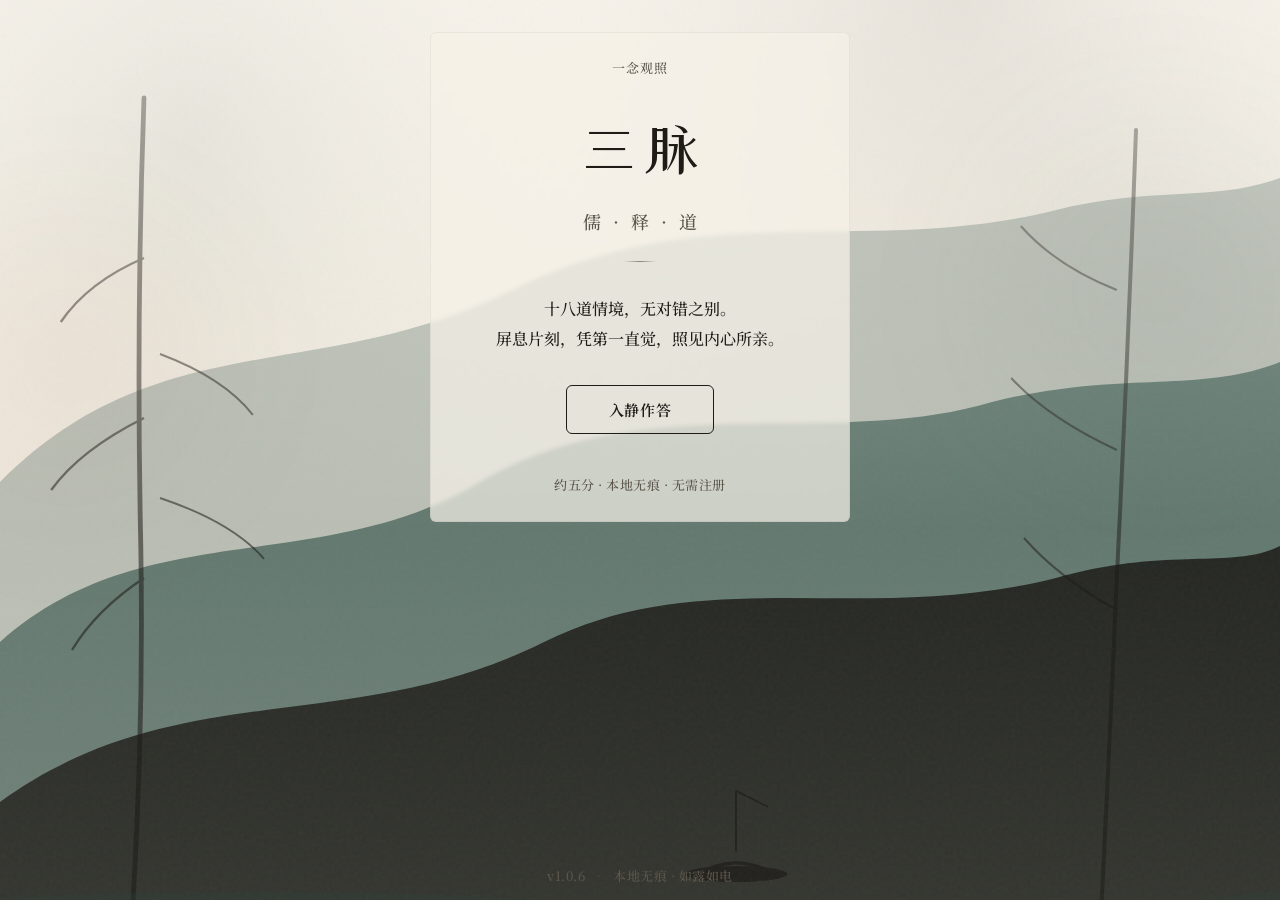
<file: index.html>
<!DOCTYPE html>
<html lang="zh-CN">
<head>
  <meta charset="UTF-8">
  <meta name="viewport" content="width=device-width, initial-scale=1.0, viewport-fit=cover">
  <meta name="description" content="十八道情境题，凭直觉探索你内心更亲近儒、释、道哪一脉。纯前端、隐私安全、支持手机访问。">
  <meta name="theme-color" content="#f6f1e8">
  <meta name="robots" content="index, follow">
  <meta property="og:type" content="website">
  <meta property="og:title" content="三脉 · 儒释道倾向测评">
  <meta property="og:description" content="十八道情境题，凭直觉探索你内心更亲近儒、释、道哪一脉。">
  <meta property="og:locale" content="zh_CN">
  <meta name="twitter:card" content="summary">
  <meta name="twitter:title" content="三脉 · 儒释道倾向测评">
  <meta name="twitter:description" content="十八道情境题，凭直觉探索你内心更亲近儒、释、道哪一脉。">
  <title>三脉 · 儒释道倾向</title>
  <link rel="icon" href="assets/favicon.svg" type="image/svg+xml">
  <link rel="apple-touch-icon" href="assets/icon-192.png">
  <link rel="manifest" href="manifest.webmanifest">
  <link rel="preconnect" href="https://fonts.googleapis.com">
  <link rel="preconnect" href="https://fonts.gstatic.com" crossorigin>
  <link href="https://fonts.googleapis.com/css2?family=Noto+Serif+SC:wght@500;600;700&family=ZCOOL+XiaoWei&display=swap" rel="stylesheet">
  <link rel="stylesheet" href="styles.css?v=1.0.6">
  <script type="application/ld+json">
  {
    "@context": "https://schema.org",
    "@type": "WebApplication",
    "name": "三脉 · 儒释道倾向测评",
    "description": "十八道情境题，凭直觉探索你内心更亲近儒、释、道哪一脉",
    "applicationCategory": "LifestyleApplication",
    "operatingSystem": "Any",
    "offers": { "@type": "Offer", "price": "0", "priceCurrency": "CNY" }
  }
  </script>
</head>
<body>
  <a class="skip-link" href="#app">跳到主要内容</a>

  <!-- 水墨山水背景（内联 SVG，避免加载失败） -->
  <div class="zen-bg" aria-hidden="true">
    <svg class="zen-bg__landscape" xmlns="http://www.w3.org/2000/svg" viewBox="0 0 800 1000" preserveAspectRatio="xMidYMid slice">
      <defs>
        <linearGradient id="mf" x1="0" y1="0" x2="0" y2="1">
          <stop offset="0%" stop-color="#6b7f78" stop-opacity="0.5"/>
          <stop offset="100%" stop-color="#8a9a94" stop-opacity="0.3"/>
        </linearGradient>
        <linearGradient id="mm" x1="0" y1="0" x2="0" y2="1">
          <stop offset="0%" stop-color="#3d5c52" stop-opacity="0.75"/>
          <stop offset="100%" stop-color="#4a5f58" stop-opacity="0.55"/>
        </linearGradient>
        <linearGradient id="mn" x1="0" y1="0" x2="0" y2="1">
          <stop offset="0%" stop-color="#1a1814" stop-opacity="0.85"/>
          <stop offset="100%" stop-color="#2a2620" stop-opacity="0.7"/>
        </linearGradient>
        <linearGradient id="sky-fade" x1="0" y1="0" x2="0" y2="1">
          <stop offset="0%" stop-color="#f6f1e8" stop-opacity="0.75"/>
          <stop offset="35%" stop-color="#f6f1e8" stop-opacity="0.25"/>
          <stop offset="55%" stop-color="#f6f1e8" stop-opacity="0"/>
        </linearGradient>
        <radialGradient id="ink1" cx="75%" cy="20%" r="40%">
          <stop offset="0%" stop-color="#2a2620" stop-opacity="0.15"/>
          <stop offset="100%" stop-color="#f6f1e8" stop-opacity="0"/>
        </radialGradient>
        <radialGradient id="ink2" cx="15%" cy="30%" r="35%">
          <stop offset="0%" stop-color="#3d5c52" stop-opacity="0.12"/>
          <stop offset="100%" stop-color="#f6f1e8" stop-opacity="0"/>
        </radialGradient>
      </defs>
      <rect width="800" height="1000" fill="url(#ink1)"/>
      <rect width="800" height="1000" fill="url(#ink2)"/>
      <path d="M0,520 C100,420 200,460 320,400 C440,340 540,380 660,350 C720,335 760,345 800,330 L800,1000 L0,1000 Z" fill="url(#mf)"/>
      <path d="M0,620 C90,540 200,580 300,520 C400,460 520,500 620,470 C700,450 750,465 800,445 L800,1000 L0,1000 Z" fill="url(#mm)"/>
      <path d="M0,720 C110,640 220,680 340,620 C440,570 540,610 660,580 C730,560 770,575 800,560 L800,1000 L0,1000 Z" fill="url(#mn)"/>
      <g opacity="0.55">
        <path d="M90,280 Q85,420 88,560 Q90,680 82,800" stroke="#1a1814" stroke-width="3" fill="none" stroke-linecap="round"/>
        <path d="M90,380 Q55,395 38,420 M90,480 Q50,500 32,525 M90,580 Q60,600 45,625" stroke="#1a1814" stroke-width="1.5" fill="none"/>
        <path d="M100,440 Q140,455 158,478 M100,530 Q145,545 165,568" stroke="#1a1814" stroke-width="1.2" fill="none"/>
      </g>
      <g opacity="0.5">
        <path d="M710,300 Q705,440 698,580 Q692,720 685,850" stroke="#1a1814" stroke-width="2.5" fill="none" stroke-linecap="round"/>
        <path d="M698,400 Q660,385 638,360 M698,500 Q655,480 632,455 M698,600 Q662,580 640,555" stroke="#1a1814" stroke-width="1.3" fill="none"/>
      </g>
      <path d="M0,780 Q200,770 400,785 T800,775 L800,1000 L0,1000 Z" fill="#2a4038" opacity="0.25"/>
      <g transform="translate(460, 755)" opacity="0.65">
        <ellipse cx="0" cy="10" rx="32" ry="5" fill="#1a1814"/>
        <path d="M-24,10 Q0,-4 24,10" stroke="#1a1814" stroke-width="2" fill="none"/>
        <line x1="0" y1="-4" x2="0" y2="-42" stroke="#1a1814" stroke-width="1.2"/>
        <path d="M0,-42 L20,-32" stroke="#1a1814" stroke-width="1" fill="none"/>
      </g>
      <rect width="800" height="1000" fill="url(#sky-fade)"/>
    </svg>
    <div class="zen-bg__wash zen-bg__wash--1"></div>
    <div class="zen-bg__wash zen-bg__wash--2"></div>
  </div>
  <div class="grain" aria-hidden="true"></div>

  <main id="app" class="app">
    <!-- 欢迎页 -->
    <section id="screen-welcome" class="screen screen--active" data-screen="welcome">
      <div class="screen__inner">
        <p class="eyebrow">一念观照</p>
        <h1 class="title">三脉</h1>
        <p class="subtitle">儒 · 释 · 道</p>
        <p class="zen-divider" aria-hidden="true"></p>
        <p class="lead">
          十八道情境，无对错之别。<br>
          屏息片刻，凭第一直觉，照见内心所亲。
        </p>
        <button type="button" class="btn btn--primary" id="btn-start">入静作答</button>
        <p class="footnote">约五分 · 本地无痕 · 无需注册</p>
      </div>
    </section>

    <!-- 引导页 -->
    <section id="screen-intro" class="screen" data-screen="intro" hidden>
      <div class="screen__inner intro-body">
        <p class="eyebrow">静心一刻</p>
        <h2 class="intro-title">作答须知</h2>
        <ul class="intro-list">
          <li>勿多思量——取<strong>第一念</strong>，非「应当」之答</li>
          <li>本无标准，所示者乃<strong>当下倾向</strong>，非定论</li>
          <li>一切在本地演算，<strong>不留痕迹</strong></li>
        </ul>

        <div class="triad-brief" aria-label="三脉简介">
          <article class="triad-card" data-tradition="ru">
            <h3>儒</h3>
            <p>仁义礼智 · 担纲立序 · 入世担当</p>
          </article>
          <article class="triad-card" data-tradition="shi">
            <h3>释</h3>
            <p>观照离苦 · 慈悲为本 · 向内觉悟</p>
          </article>
          <article class="triad-card" data-tradition="dao">
            <h3>道</h3>
            <p>道法自然 · 守真任运 · 顺势而为</p>
          </article>
        </div>

        <button type="button" class="btn btn--primary" id="btn-intro-next">心静方始</button>
      </div>
    </section>

    <!-- 问答页 -->
    <section id="screen-quiz" class="screen" data-screen="quiz" hidden>
      <header class="quiz-header">
        <div class="quiz-header__row">
          <button type="button" class="btn-text" id="btn-prev" disabled aria-label="上一题">← 返上一问</button>
          <span class="progress-label" id="progress-label">1 / 18</span>
        </div>
        <div class="progress-track" role="progressbar" aria-valuemin="0" aria-valuemax="100" aria-valuenow="0" id="progress-bar">
          <div class="progress-fill" id="progress-fill"></div>
        </div>
      </header>
      <div class="screen__inner quiz-body">
        <p class="question-dimension" id="question-dimension"></p>
        <p class="question-text" id="question-text"></p>
        <div class="choices" id="choices" role="listbox" aria-label="选项"></div>
        <p class="quiz-hint">取第一念 · 键 1–3 作答 · Backspace 可返</p>
      </div>
    </section>

    <!-- 结果页 -->
    <section id="screen-result" class="screen" data-screen="result" hidden>
      <div class="screen__inner result-body">
        <div id="result-announcer" class="sr-only" aria-live="polite"></div>
        <p class="eyebrow">照见本心</p>
        <h2 class="result-title" id="result-title"></h2>
        <p class="result-blend" id="result-blend" hidden></p>
        <p class="result-desc" id="result-desc"></p>
        <p class="result-deep" id="result-deep"></p>

        <div class="triad-chart" id="triad-chart" aria-label="儒释道倾向分布">
          <div class="triad-row" data-tradition="ru">
            <span class="triad-label">儒</span>
            <div class="triad-bar"><div class="triad-fill" id="bar-ru"></div></div>
            <span class="triad-pct" id="pct-ru">0%</span>
          </div>
          <div class="triad-row" data-tradition="shi">
            <span class="triad-label">释</span>
            <div class="triad-bar"><div class="triad-fill" id="bar-shi"></div></div>
            <span class="triad-pct" id="pct-shi">0%</span>
          </div>
          <div class="triad-row" data-tradition="dao">
            <span class="triad-label">道</span>
            <div class="triad-bar"><div class="triad-fill" id="bar-dao"></div></div>
            <span class="triad-pct" id="pct-dao">0%</span>
          </div>
        </div>

        <section class="result-section" aria-labelledby="facet-heading">
          <h3 class="result-section__title" id="facet-heading">四维度分面</h3>
          <div class="facet-grid" id="result-facets"></div>
        </section>

        <section class="result-section" aria-labelledby="practice-heading">
          <h3 class="result-section__title" id="practice-heading">日常修习建议</h3>
          <ul class="practice-list" id="result-practices"></ul>
        </section>

        <p class="result-shadow" id="result-shadow"></p>
        <blockquote class="result-quote" id="result-quote"></blockquote>

        <div class="result-actions">
          <button type="button" class="btn btn--secondary" id="btn-share">分享结果</button>
          <button type="button" class="btn btn--secondary" id="btn-restart">重新测试</button>
        </div>

        <p class="disclaimer">
          本测评仅供自我探索参考，不构成心理诊断或专业建议。
        </p>
      </div>
    </section>
  </main>

  <footer class="site-footer">
    <span id="app-version">v1.0.6</span>
    <span class="site-footer__sep">·</span>
    <span>本地无痕 · 如露如电</span>
  </footer>

  <script src="config.js?v=1.0.6"></script>
  <script src="questions.js?v=1.0.6"></script>
  <script src="app.js?v=1.0.6"></script>
</body>
</html>
</file>
<file: styles.css>
/* 三脉 · 水墨禅意：宣纸、留白、墨色、静观 */

:root {
  --bg: #f6f1e8;
  --bg-deep: #e8e0d2;
  --text: #1f1c18;
  --text-muted: #5c564c;
  --text-faint: #8a8378;
  --accent-ru: #8c4a32;
  --accent-shi: #b8956b;
  --accent-dao: #3d5c52;
  --surface: rgba(255, 252, 247, 0.55);
  --border: rgba(42, 38, 32, 0.1);
  --border-light: rgba(42, 38, 32, 0.06);
  --radius: 6px;
  --ease-out: cubic-bezier(0.25, 0.8, 0.25, 1);
  --ease-breath: cubic-bezier(0.4, 0, 0.2, 1);
  --font-serif: 'PingFang SC', 'Noto Serif SC', 'Songti SC', 'STSong', system-ui, serif;
  --font-display: 'ZCOOL XiaoWei', 'Noto Serif SC', 'PingFang SC', serif;
  --text-sm: 0.8125rem;
  --text-base: 1rem;
  --text-lg: 1.125rem;
  --leading-tight: 1.6;
  --leading-normal: 1.75;
  --leading-relaxed: 1.85;
  --space: clamp(1rem, 3vw, 2rem);
}

*,
*::before,
*::after {
  box-sizing: border-box;
  margin: 0;
  padding: 0;
}

html {
  font-size: 16px;
  -webkit-font-smoothing: antialiased;
  -moz-osx-font-smoothing: grayscale;
  text-size-adjust: 100%;
}

body {
  min-height: 100dvh;
  font-family: var(--font-serif);
  font-size: var(--text-base);
  font-weight: 500;
  background: var(--bg);
  color: var(--text);
  line-height: var(--leading-normal);
  overflow-x: hidden;
}

/* 水墨晕染背景 */
.zen-bg {
  position: fixed;
  inset: 0;
  pointer-events: none;
  z-index: 0;
  overflow: hidden;
  background: linear-gradient(180deg, #f8f4ec 0%, #f0e9dc 55%, #e6ddd0 100%);
}

/* 水墨山水 — 全屏铺满，无 mask */
.zen-bg__landscape {
  position: absolute;
  inset: 0;
  width: 100%;
  height: 100%;
  display: block;
}

.zen-bg__wash {
  position: absolute;
  border-radius: 50%;
  filter: blur(60px);
  opacity: 0.5;
}

.zen-bg__wash--1 {
  width: 55vmin;
  height: 55vmin;
  top: 5%;
  right: -10%;
  background: radial-gradient(circle, rgba(61, 92, 82, 0.18) 0%, transparent 70%);
  animation: breath 12s var(--ease-breath) infinite alternate;
}

.zen-bg__wash--2 {
  width: 50vmin;
  height: 50vmin;
  top: 15%;
  left: -12%;
  background: radial-gradient(circle, rgba(140, 74, 50, 0.12) 0%, transparent 70%);
  animation: breath 16s var(--ease-breath) infinite alternate-reverse;
}

.zen-bg__enso {
  position: absolute;
  top: 42%;
  left: 50%;
  width: min(75vw, 360px);
  height: min(75vw, 360px);
  transform: translate(-50%, -50%);
  border: 1.5px solid rgba(42, 38, 32, 0.08);
  border-radius: 50%;
  opacity: 0.7;
}

.zen-bg__enso::after {
  content: '';
  position: absolute;
  inset: 10%;
  border: 1px solid rgba(42, 38, 32, 0.06);
  border-radius: 50%;
  border-top-color: transparent;
  border-right-color: transparent;
  transform: rotate(-30deg);
}

@keyframes breath {
  from { opacity: 0.25; transform: scale(1); }
  to { opacity: 0.4; transform: scale(1.05); }
}

/* 宣纸肌理 */
.grain {
  position: fixed;
  inset: 0;
  pointer-events: none;
  opacity: 0.04;
  background-image: url("data:image/svg+xml,%3Csvg viewBox='0 0 256 256' xmlns='http://www.w3.org/2000/svg'%3E%3Cfilter id='n'%3E%3CfeTurbulence type='fractalNoise' baseFrequency='0.9' numOctaves='3' stitchTiles='stitch'/%3E%3C/filter%3E%3Crect width='100%25' height='100%25' filter='url(%23n)'/%3E%3C/svg%3E");
  z-index: 1;
}

.app {
  position: relative;
  z-index: 2;
  min-height: 100dvh;
  display: flex;
  align-items: flex-start;
  justify-content: center;
  padding: clamp(1.25rem, 4vh, 2rem) var(--space) 3.5rem;
}

.screen {
  width: 100%;
  max-width: 420px;
  opacity: 0;
  transform: translateY(8px);
  transition: opacity 0.7s var(--ease-breath), transform 0.7s var(--ease-breath);
}

.screen--active {
  opacity: 1;
  transform: translateY(0);
}

.screen--exit {
  position: absolute;
  pointer-events: none;
}

.screen--fade-out {
  opacity: 0;
  transform: translateY(-6px);
  transition: opacity 0.5s var(--ease-breath), transform 0.5s var(--ease-breath);
}

.screen__inner {
  text-align: center;
  position: relative;
}

/* 欢迎页文字区半透明衬底，让山水在四周可见 */
#screen-welcome .screen__inner,
#screen-intro .screen__inner {
  padding: 1.5rem 1.25rem;
  background: rgba(246, 241, 232, 0.72);
  backdrop-filter: blur(2px);
  -webkit-backdrop-filter: blur(2px);
  border-radius: var(--radius);
  border: 1px solid var(--border-light);
}

.eyebrow {
  font-size: var(--text-sm);
  font-weight: 500;
  letter-spacing: 0.08em;
  color: var(--text-muted);
  margin-bottom: 1.25rem;
}

.title {
  font-family: var(--font-display);
  font-size: clamp(2.5rem, 9vw, 3.5rem);
  font-weight: 400;
  letter-spacing: 0.12em;
  margin-bottom: 0.5rem;
  margin-right: -0.12em;
  color: var(--text);
  animation: title-in 1.4s var(--ease-breath) both;
}

.subtitle {
  font-size: var(--text-lg);
  font-weight: 500;
  letter-spacing: 0.2em;
  margin-right: -0.2em;
  color: var(--text-muted);
  margin-bottom: 1.5rem;
  animation: fade-up 1s var(--ease-breath) 0.2s both;
}

.zen-divider {
  width: 2rem;
  height: 1px;
  background: linear-gradient(90deg, transparent, var(--text-faint), transparent);
  margin: 0 auto 2rem;
  animation: fade-up 1s var(--ease-breath) 0.25s both;
}

.lead {
  font-size: var(--text-base);
  font-weight: 500;
  color: var(--text);
  margin-bottom: 2rem;
  line-height: var(--leading-relaxed);
  animation: fade-up 1s var(--ease-breath) 0.35s both;
}

.footnote {
  margin-top: 2.5rem;
  font-size: var(--text-sm);
  font-weight: 500;
  color: var(--text-muted);
  letter-spacing: 0.04em;
}

@keyframes title-in {
  from { opacity: 0; transform: translateY(8px); }
  to { opacity: 1; transform: translateY(0); }
}

@keyframes fade-up {
  from { opacity: 0; transform: translateY(12px); }
  to { opacity: 1; transform: translateY(0); }
}

/* 按钮：如钤印，非科技胶囊 */
.btn {
  display: inline-flex;
  align-items: center;
  justify-content: center;
  min-width: 148px;
  padding: 0.8rem 2rem;
  font-family: inherit;
  font-size: 0.9375rem;
  font-weight: 600;
  letter-spacing: 0.04em;
  border-radius: var(--radius);
  cursor: pointer;
  transition: color 0.4s var(--ease-breath), background 0.4s var(--ease-breath), border-color 0.4s var(--ease-breath);
  -webkit-tap-highlight-color: transparent;
}

.btn--primary {
  background: transparent;
  color: var(--text);
  border: 1px solid var(--text);
  animation: fade-up 1s var(--ease-breath) 0.5s both;
}

.btn--primary:hover {
  background: var(--text);
  color: var(--bg);
}

.btn--primary:active {
  opacity: 0.85;
}

.btn--secondary {
  background: transparent;
  color: var(--text-muted);
  border: 1px solid var(--border);
}

.btn--secondary:hover {
  color: var(--text);
  border-color: var(--text-muted);
}

.quiz-header {
  margin-bottom: 1.75rem;
}

.progress-track {
  height: 1px;
  background: var(--border-light);
  overflow: hidden;
}

.progress-fill {
  height: 100%;
  width: 0%;
  background: linear-gradient(90deg, var(--accent-dao), var(--text));
  transition: width 0.6s var(--ease-breath);
}

.progress-label {
  font-size: var(--text-sm);
  font-weight: 500;
  color: var(--text-muted);
  letter-spacing: 0.06em;
}

.question-dimension {
  font-size: var(--text-sm);
  font-weight: 600;
  letter-spacing: 0.1em;
  color: var(--text-muted);
  margin-bottom: 1rem;
  text-align: left;
  opacity: 0;
  transform: translateY(8px);
}

.question-dimension::before {
  content: '— ';
  opacity: 0.5;
}

.question-text {
  font-size: clamp(1.125rem, 4.2vw, 1.3125rem);
  font-weight: 600;
  line-height: var(--leading-relaxed);
  margin-bottom: 1.75rem;
  text-align: left;
  opacity: 0;
  transform: translateY(8px);
}

.question-text--in {
  animation: fade-up 0.6s var(--ease-breath) both;
}

.quiz-hint {
  margin-top: 2rem;
  font-size: var(--text-sm);
  font-weight: 500;
  color: var(--text-muted);
  letter-spacing: 0.02em;
  text-align: center;
}

.choices {
  display: flex;
  flex-direction: column;
  gap: 0.5rem;
}

.choice {
  display: block;
  width: 100%;
  padding: 0.9375rem 1rem;
  text-align: left;
  font-family: inherit;
  font-size: var(--text-base);
  font-weight: 500;
  line-height: var(--leading-normal);
  color: var(--text);
  background: var(--surface);
  border: 1px solid var(--border-light);
  border-left: 2px solid transparent;
  border-radius: var(--radius);
  cursor: pointer;
  transition: border-color 0.4s var(--ease-breath), background 0.4s var(--ease-breath), border-left-color 0.4s var(--ease-breath);
  animation: fade-up 0.5s var(--ease-breath) both;
  -webkit-tap-highlight-color: transparent;
}

.choice:hover {
  background: rgba(255, 252, 247, 0.85);
  border-color: var(--border);
  border-left-color: var(--text-faint);
}

.choice:active {
  background: rgba(255, 252, 247, 0.95);
}

.choice__text {
  display: block;
}

.result-body {
  animation: fade-up 0.8s var(--ease-breath) both;
}

.result-title {
  font-family: var(--font-display);
  font-size: clamp(1.375rem, 4.5vw, 1.75rem);
  font-weight: 500;
  margin-bottom: 1rem;
  letter-spacing: 0.06em;
}

.result-blend {
  font-size: var(--text-base);
  font-weight: 500;
  color: var(--text);
  line-height: var(--leading-relaxed);
  margin-bottom: 1.25rem;
  text-align: left;
  padding: 1rem 1.125rem;
  background: var(--surface);
  border-radius: var(--radius);
  border: 1px solid var(--border-light);
}

.result-desc {
  font-size: var(--text-base);
  font-weight: 500;
  color: var(--text);
  line-height: var(--leading-relaxed);
  margin-bottom: 1.5rem;
  text-align: left;
}

.result-shadow {
  font-size: var(--text-sm);
  font-weight: 500;
  color: var(--text-muted);
  line-height: var(--leading-normal);
  margin-bottom: 2rem;
  text-align: left;
  padding-left: 0.75rem;
  border-left: 1px solid var(--border-light);
}

.triad-chart {
  display: flex;
  flex-direction: column;
  gap: 1.125rem;
  margin-bottom: 2.5rem;
  text-align: left;
  padding: 1.25rem 0;
  border-top: 1px solid var(--border-light);
  border-bottom: 1px solid var(--border-light);
}

.triad-row {
  display: grid;
  grid-template-columns: 2rem 1fr 3rem;
  align-items: center;
  gap: 0.75rem;
}

.triad-label {
  font-family: var(--font-display);
  font-size: 1.0625rem;
  text-align: center;
  color: var(--text-muted);
}

.triad-bar {
  height: 3px;
  background: var(--border-light);
  border-radius: 1px;
  overflow: hidden;
}

.triad-fill {
  height: 100%;
  width: 0%;
  border-radius: 1px;
  opacity: 0.75;
  transition: width 1.6s var(--ease-breath);
}

.triad-pct {
  font-size: var(--text-sm);
  font-weight: 600;
  color: var(--text-muted);
  text-align: right;
  font-variant-numeric: tabular-nums;
  letter-spacing: 0.02em;
}

.result-quote {
  font-size: var(--text-base);
  font-weight: 500;
  color: var(--text-muted);
  font-style: normal;
  padding: 1rem 0;
  margin-bottom: 2rem;
  text-align: center;
  line-height: var(--leading-relaxed);
  letter-spacing: 0.02em;
}

.result-quote::before {
  content: '「';
  opacity: 0.4;
}

.result-actions {
  display: flex;
  flex-wrap: wrap;
  justify-content: center;
  gap: 0.75rem;
}

.skip-link {
  position: absolute;
  top: -100%;
  left: 1rem;
  z-index: 2000;
  padding: 0.5rem 1rem;
  background: var(--text);
  color: var(--bg);
  border-radius: var(--radius);
  text-decoration: none;
}

.skip-link:focus {
  top: 1rem;
}

.sr-only {
  position: absolute;
  width: 1px;
  height: 1px;
  padding: 0;
  margin: -1px;
  overflow: hidden;
  clip: rect(0, 0, 0, 0);
  white-space: nowrap;
  border: 0;
}

.btn:focus-visible,
.choice:focus-visible {
  outline: 1px solid var(--text-muted);
  outline-offset: 3px;
}

.intro-title {
  font-family: var(--font-display);
  font-size: 1.3125rem;
  margin-bottom: 1.25rem;
  letter-spacing: 0.06em;
  font-weight: 500;
}

.intro-list {
  text-align: left;
  margin-bottom: 2rem;
  padding-left: 1rem;
  color: var(--text);
  font-size: var(--text-base);
  font-weight: 500;
  line-height: var(--leading-relaxed);
  list-style: none;
}

.intro-list li {
  margin-bottom: 0.625rem;
  padding-left: 0.75rem;
  border-left: 1px solid var(--border-light);
}

.triad-brief {
  display: flex;
  flex-direction: column;
  gap: 0.625rem;
  margin-bottom: 2.5rem;
  text-align: left;
}

.triad-card {
  padding: 0.875rem 1rem;
  background: transparent;
  border: 1px solid var(--border-light);
  border-radius: var(--radius);
}

.triad-card h3 {
  font-family: var(--font-display);
  font-size: 1rem;
  margin-bottom: 0.2rem;
  letter-spacing: 0.08em;
}

.triad-card[data-tradition='ru'] h3 { color: var(--accent-ru); }
.triad-card[data-tradition='shi'] h3 { color: var(--accent-shi); }
.triad-card[data-tradition='dao'] h3 { color: var(--accent-dao); }

.triad-card p {
  font-size: var(--text-sm);
  font-weight: 500;
  color: var(--text-muted);
  letter-spacing: 0.02em;
}

.quiz-header__row {
  display: flex;
  justify-content: space-between;
  align-items: center;
  margin-bottom: 0.75rem;
}

.btn-text {
  background: none;
  border: none;
  font-family: inherit;
  font-size: var(--text-sm);
  font-weight: 600;
  color: var(--text-muted);
  letter-spacing: 0.02em;
  cursor: pointer;
  padding: 0.25rem 0;
  -webkit-tap-highlight-color: transparent;
}

.btn-text:hover:not(:disabled) {
  color: var(--text-muted);
}

.btn-text:disabled {
  opacity: 0.3;
  cursor: not-allowed;
}

.result-deep {
  font-size: var(--text-base);
  font-weight: 500;
  color: var(--text);
  line-height: var(--leading-relaxed);
  margin-bottom: 2rem;
  text-align: left;
  padding: 1.125rem 0;
  border-top: 1px solid var(--border-light);
}

.result-section {
  margin-bottom: 2rem;
  text-align: left;
}

.result-section__title {
  font-size: var(--text-sm);
  font-weight: 600;
  letter-spacing: 0.08em;
  color: var(--text-muted);
  margin-bottom: 1rem;
}

.result-section__title::before {
  content: '· ';
}

.facet-grid {
  display: grid;
  grid-template-columns: 1fr 1fr;
  gap: 0.625rem;
}

.facet-row {
  display: flex;
  justify-content: space-between;
  align-items: center;
  padding: 0.875rem 1rem;
  background: transparent;
  border: 1px solid var(--border-light);
  border-radius: var(--radius);
  font-size: var(--text-sm);
  font-weight: 500;
}

.facet-row__label {
  color: var(--text-muted);
  letter-spacing: 0.02em;
}

.facet-row__value {
  font-weight: 600;
  letter-spacing: 0.02em;
}

.practice-list {
  padding-left: 1rem;
  color: var(--text);
  line-height: var(--leading-relaxed);
  font-size: var(--text-base);
  font-weight: 500;
  list-style: none;
}

.practice-list li {
  padding-left: 0.75rem;
  border-left: 1px solid var(--border-light);
  margin-bottom: 0.5rem;
}

.disclaimer {
  margin-top: 2.5rem;
  font-size: var(--text-sm);
  font-weight: 500;
  color: var(--text-muted);
  line-height: var(--leading-normal);
  letter-spacing: 0.02em;
}

.site-footer {
  position: fixed;
  bottom: 0;
  left: 0;
  right: 0;
  z-index: 3;
  padding: 0.75rem var(--space);
  text-align: center;
  font-size: var(--text-sm);
  font-weight: 500;
  color: var(--text-muted);
  letter-spacing: 0.04em;
  pointer-events: none;
}

.site-footer__sep {
  margin: 0 0.5rem;
  opacity: 0.5;
}

@media (max-width: 400px) {
  .facet-grid {
    grid-template-columns: 1fr;
  }
}

@supports (padding: env(safe-area-inset-bottom)) {
  .app {
    padding-bottom: calc(var(--space) + env(safe-area-inset-bottom));
  }
}

@media (prefers-reduced-motion: reduce) {
  *,
  *::before,
  *::after {
    animation-duration: 0.01ms !important;
    transition-duration: 0.01ms !important;
  }

  .zen-bg__wash {
    animation: none;
  }
}

@media (prefers-color-scheme: dark) {
  :root {
    --bg: #141310;
    --bg-deep: #1e1c18;
    --text: #e8e2d8;
    --text-muted: #9a9488;
    --text-faint: #6b655c;
    --surface: rgba(30, 28, 24, 0.6);
    --border: rgba(232, 226, 216, 0.1);
    --border-light: rgba(232, 226, 216, 0.06);
    --accent-ru: #c4785a;
    --accent-shi: #d4b896;
    --accent-dao: #6b9a8a;
  }

  .zen-bg {
    background: linear-gradient(180deg, #141310 0%, #1a1814 55%, #1e1c18 100%);
  }

  .zen-bg__landscape {
    opacity: 0.55;
    filter: brightness(0.7);
  }

  .zen-bg__wash--1 {
    background: radial-gradient(circle, rgba(107, 154, 138, 0.08) 0%, transparent 70%);
  }

  .zen-bg__wash--2 {
    background: radial-gradient(circle, rgba(196, 120, 90, 0.06) 0%, transparent 70%);
  }

  .zen-bg__enso,
  .zen-bg__enso::after {
    border-color: rgba(232, 226, 216, 0.06);
  }

  .btn--primary {
    color: var(--text);
    border-color: var(--text-muted);
  }

  .btn--primary:hover {
    background: var(--text-muted);
    color: var(--bg);
  }

  .choice:hover {
    background: rgba(30, 28, 24, 0.8);
  }

  .choice:active {
    background: rgba(30, 28, 24, 0.9);
  }
}
</file>
